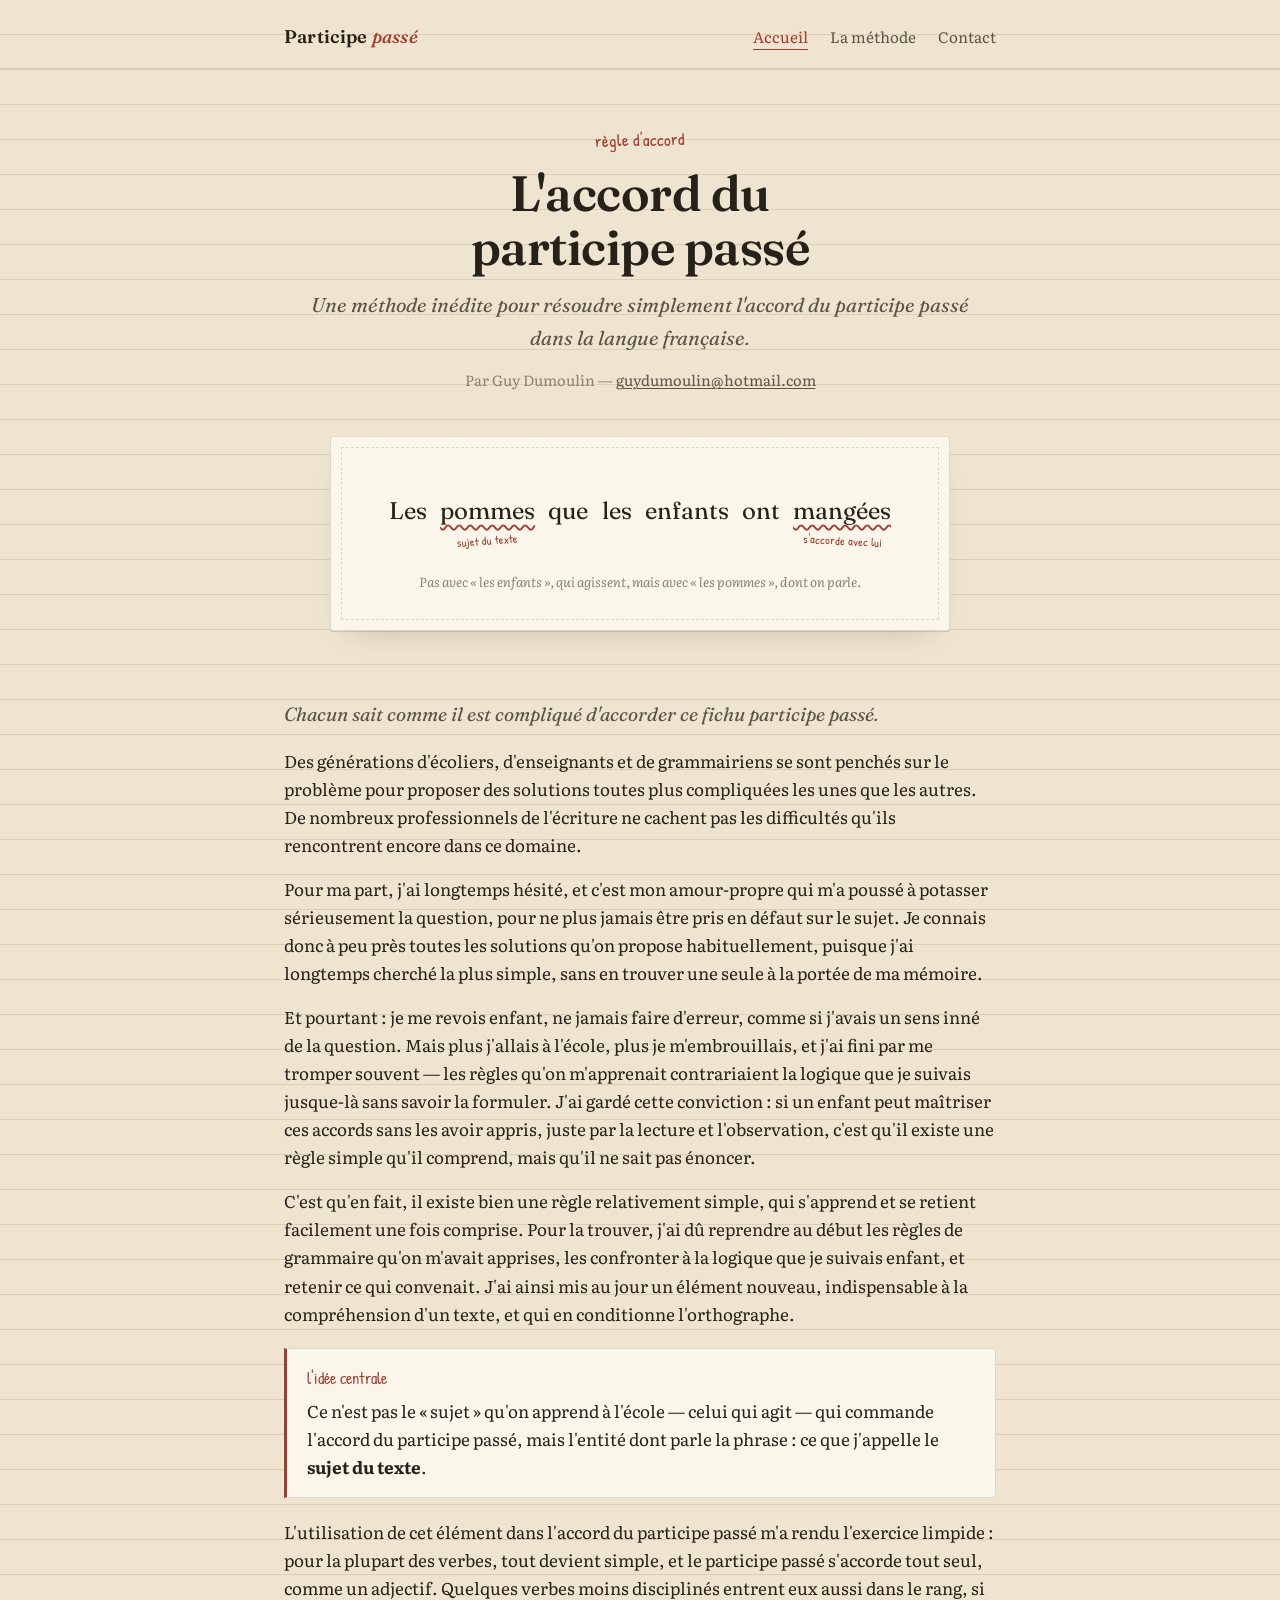
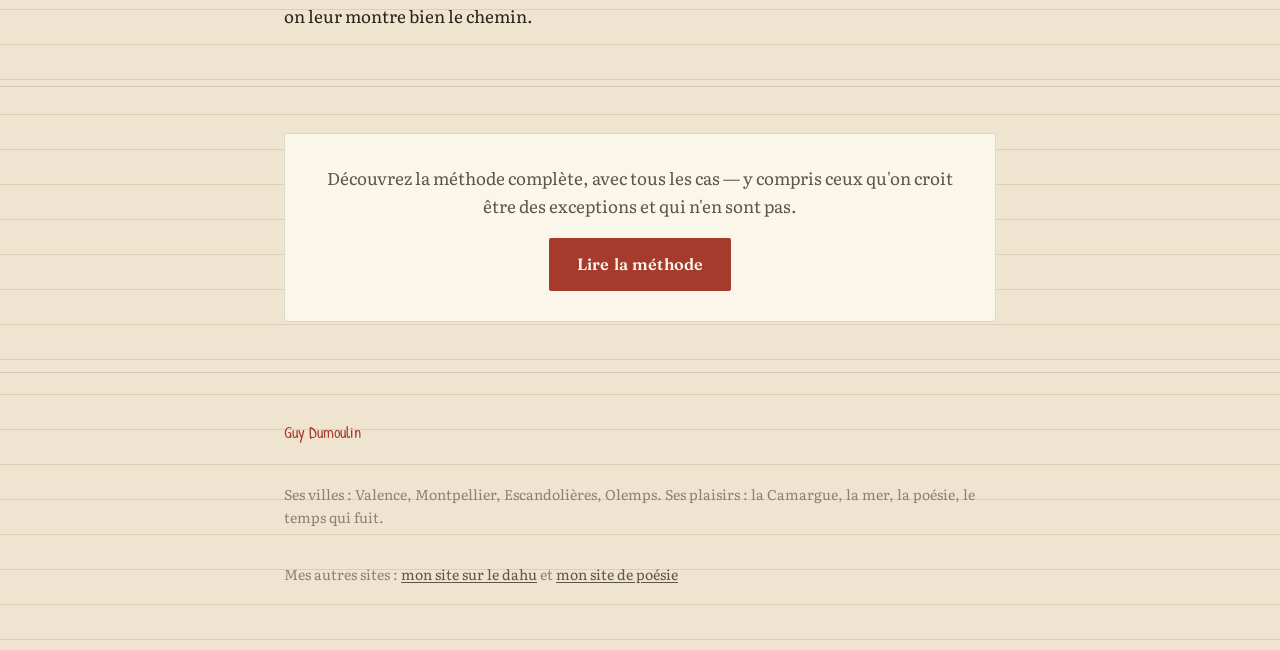
<file: index.html>
<!DOCTYPE html>
<html lang="fr">
<head>
<meta charset="UTF-8">
<meta name="viewport" content="width=device-width, initial-scale=1">
<title>Participe passé : accord du participe passé, méthode</title>
<meta name="description" content="Participe passé : une méthode simple et infaillible pour l'accord du participe passé, avec le verbe être, avoir, verbe pronominal, suivi d'un infinitif... à étudier sans effort.">
<meta name="keywords" content="participe passé, participe, passé, verbe, accord, sujet, être, avoir, complément, objet, direct, placé, avant, après, français, grammaire, infinitif, pronominal, pronominaux, réfléchi, guy, dumoulin">
<meta name="author" content="Guy Dumoulin">
<meta name="reply-to" content="guydumoulin@hotmail.com">
<meta name="robots" content="index, follow">
<link rel="canonical" href="https://guydumoulin.github.io/">
<link rel="stylesheet" href="style.css">
</head>
<body>

<header class="site-header">
  <div class="wrap">
    <a class="brand" href="./">Participe <em>passé</em></a>
    <nav class="site-nav">
      <a href="./" class="active">Accueil</a>
      <a href="methode.html">La méthode</a>
      <a href="mailto:guydumoulin@hotmail.com">Contact</a>
    </nav>
  </div>
</header>

<main>

  <section class="hero">
    <div class="wrap">
      <span class="eyebrow">règle d'accord</span>
      <h1 class="title">L'accord du<br>participe passé</h1>
      <p class="subtitle">Une méthode inédite pour résoudre simplement l'accord du participe passé dans la langue française.</p>
      <p class="byline">Par Guy Dumoulin — <a href="mailto:guydumoulin@hotmail.com">guydumoulin@hotmail.com</a></p>

      <div class="annotated">
        <p class="sentence-annotated">
          <span class="w"><span class="word">Les</span></span>
          <span class="w"><span class="word key">pommes</span><span class="note tilt-l">sujet du texte</span></span>
          <span class="w"><span class="word">que</span></span>
          <span class="w"><span class="word">les</span></span>
          <span class="w"><span class="word">enfants</span></span>
          <span class="w"><span class="word">ont</span></span>
          <span class="w"><span class="word key">mangées</span><span class="note tilt-r">s'accorde avec lui</span></span>
        </p>
        <p class="caption">Pas avec « les enfants », qui agissent, mais avec « les pommes », dont on parle.</p>
      </div>
    </div>
  </section>

  <section class="section">
    <div class="wrap">
      <p class="lede">Chacun sait comme il est compliqué d'accorder ce fichu participe passé.</p>

      <p>Des générations d'écoliers, d'enseignants et de grammairiens se sont penchés sur le problème pour proposer des solutions toutes plus compliquées les unes que les autres. De nombreux professionnels de l'écriture ne cachent pas les difficultés qu'ils rencontrent encore dans ce domaine.</p>

      <p>Pour ma part, j'ai longtemps hésité, et c'est mon amour-propre qui m'a poussé à potasser sérieusement la question, pour ne plus jamais être pris en défaut sur le sujet. Je connais donc à peu près toutes les solutions qu'on propose habituellement, puisque j'ai longtemps cherché la plus simple, sans en trouver une seule à la portée de ma mémoire.</p>

      <p>Et pourtant : je me revois enfant, ne jamais faire d'erreur, comme si j'avais un sens inné de la question. Mais plus j'allais à l'école, plus je m'embrouillais, et j'ai fini par me tromper souvent — les règles qu'on m'apprenait contrariaient la logique que je suivais jusque-là sans savoir la formuler. J'ai gardé cette conviction : si un enfant peut maîtriser ces accords sans les avoir appris, juste par la lecture et l'observation, c'est qu'il existe une règle simple qu'il comprend, mais qu'il ne sait pas énoncer.</p>

      <p>C'est qu'en fait, il existe bien une règle relativement simple, qui s'apprend et se retient facilement une fois comprise. Pour la trouver, j'ai dû reprendre au début les règles de grammaire qu'on m'avait apprises, les confronter à la logique que je suivais enfant, et retenir ce qui convenait. J'ai ainsi mis au jour un élément nouveau, indispensable à la compréhension d'un texte, et qui en conditionne l'orthographe.</p>

      <div class="callout">
        <p class="label">l'idée centrale</p>
        <p>Ce n'est pas le « sujet » qu'on apprend à l'école — celui qui agit — qui commande l'accord du participe passé, mais l'entité dont parle la phrase : ce que j'appelle le <strong>sujet du texte</strong>.</p>
      </div>

      <p>L'utilisation de cet élément dans l'accord du participe passé m'a rendu l'exercice limpide : pour la plupart des verbes, tout devient simple, et le participe passé s'accorde tout seul, comme un adjectif. Quelques verbes moins disciplinés entrent eux aussi dans le rang, si on leur montre bien le chemin.</p>
    </div>
  </section>

  <section class="section">
    <div class="wrap">
      <div class="cta-card">
        <p>Découvrez la méthode complète, avec tous les cas — y compris ceux qu'on croit être des exceptions et qui n'en sont pas.</p>
        <a class="btn" href="methode.html">Lire la méthode</a>
      </div>
    </div>
  </section>

</main>

<footer class="site-footer">
  <div class="wrap">
    <p class="sig">Guy Dumoulin</p>
    <p>Ses villes : Valence, Montpellier, Escandolières, Olemps. Ses plaisirs : la Camargue, la mer, la poésie, le temps qui fuit.</p>
    <p>Mes autres sites : <a href="https://dicodouze.github.io/" target="_blank" rel="noopener">mon site sur le dahu</a> et <a href="https://dicotreize.github.io/" target="_blank" rel="noopener">mon site de poésie</a></p>
  </div>
</footer>

</body>
</html>
</file>
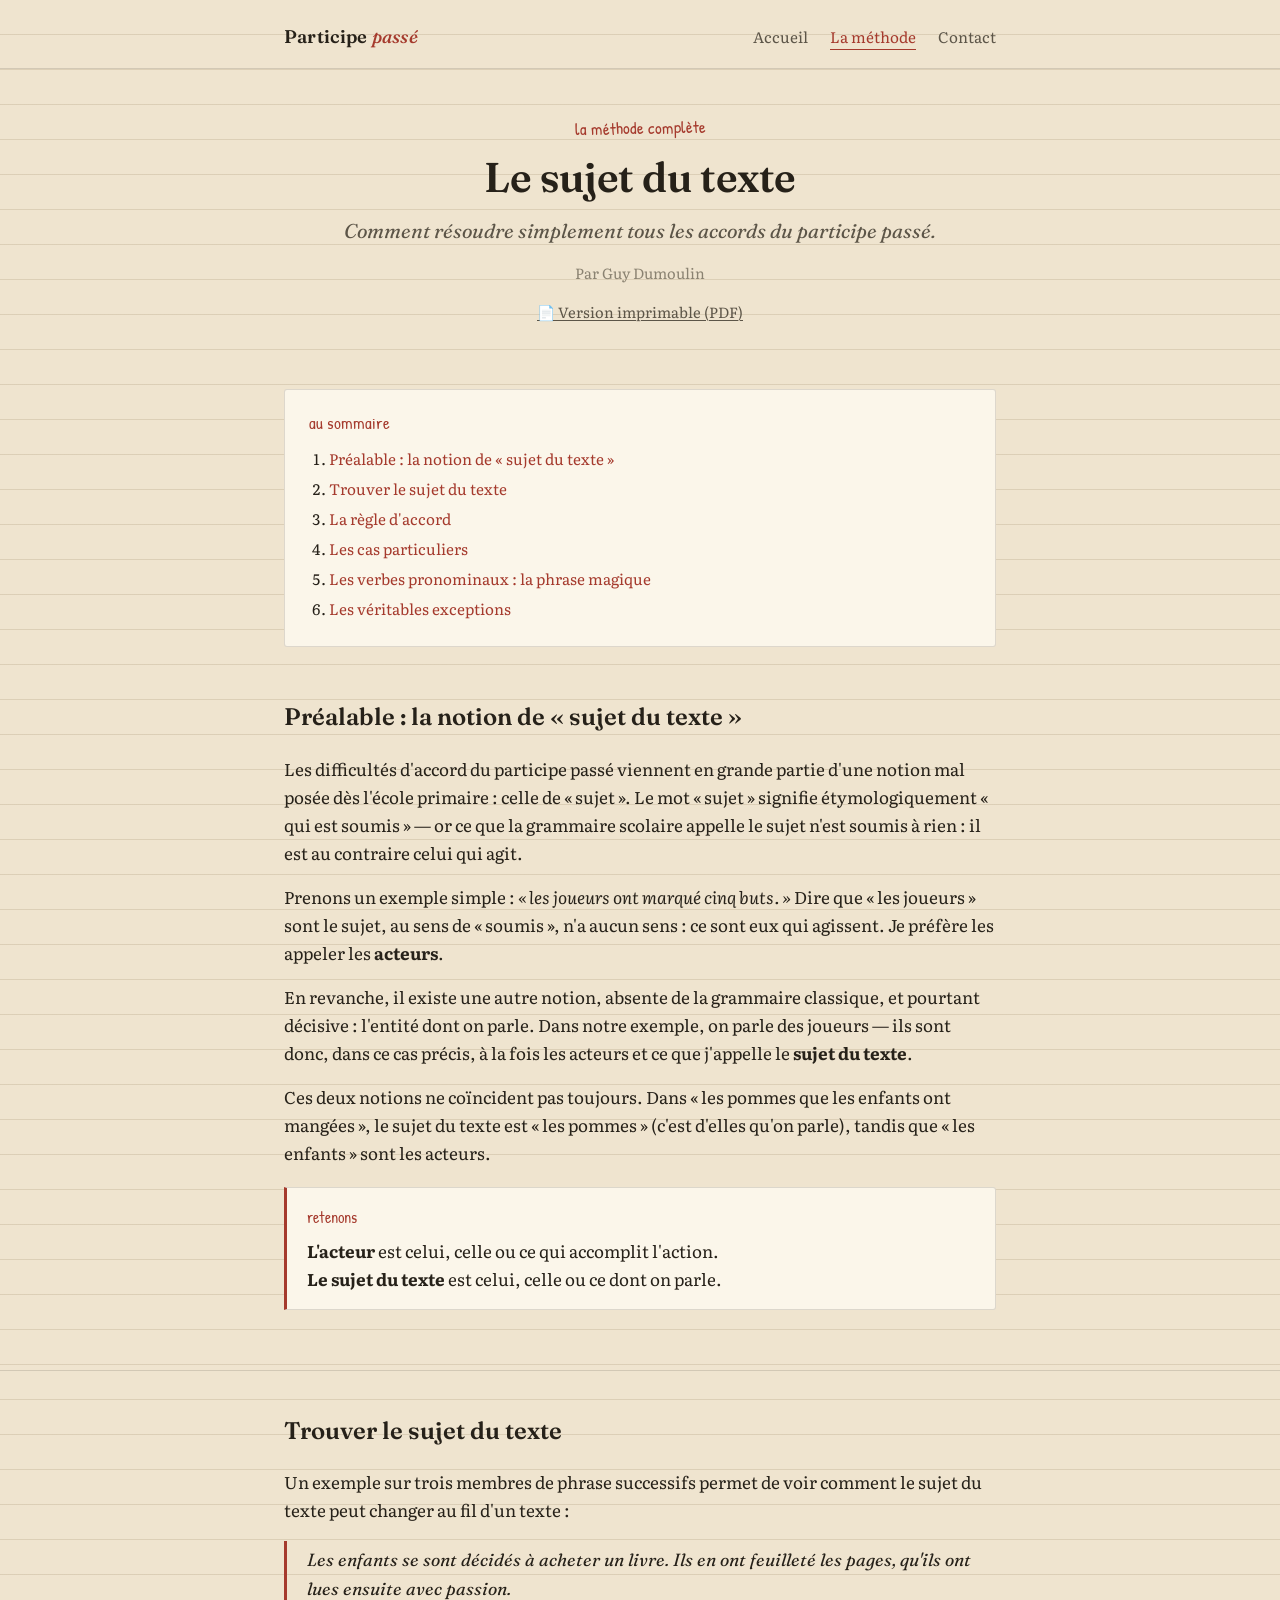
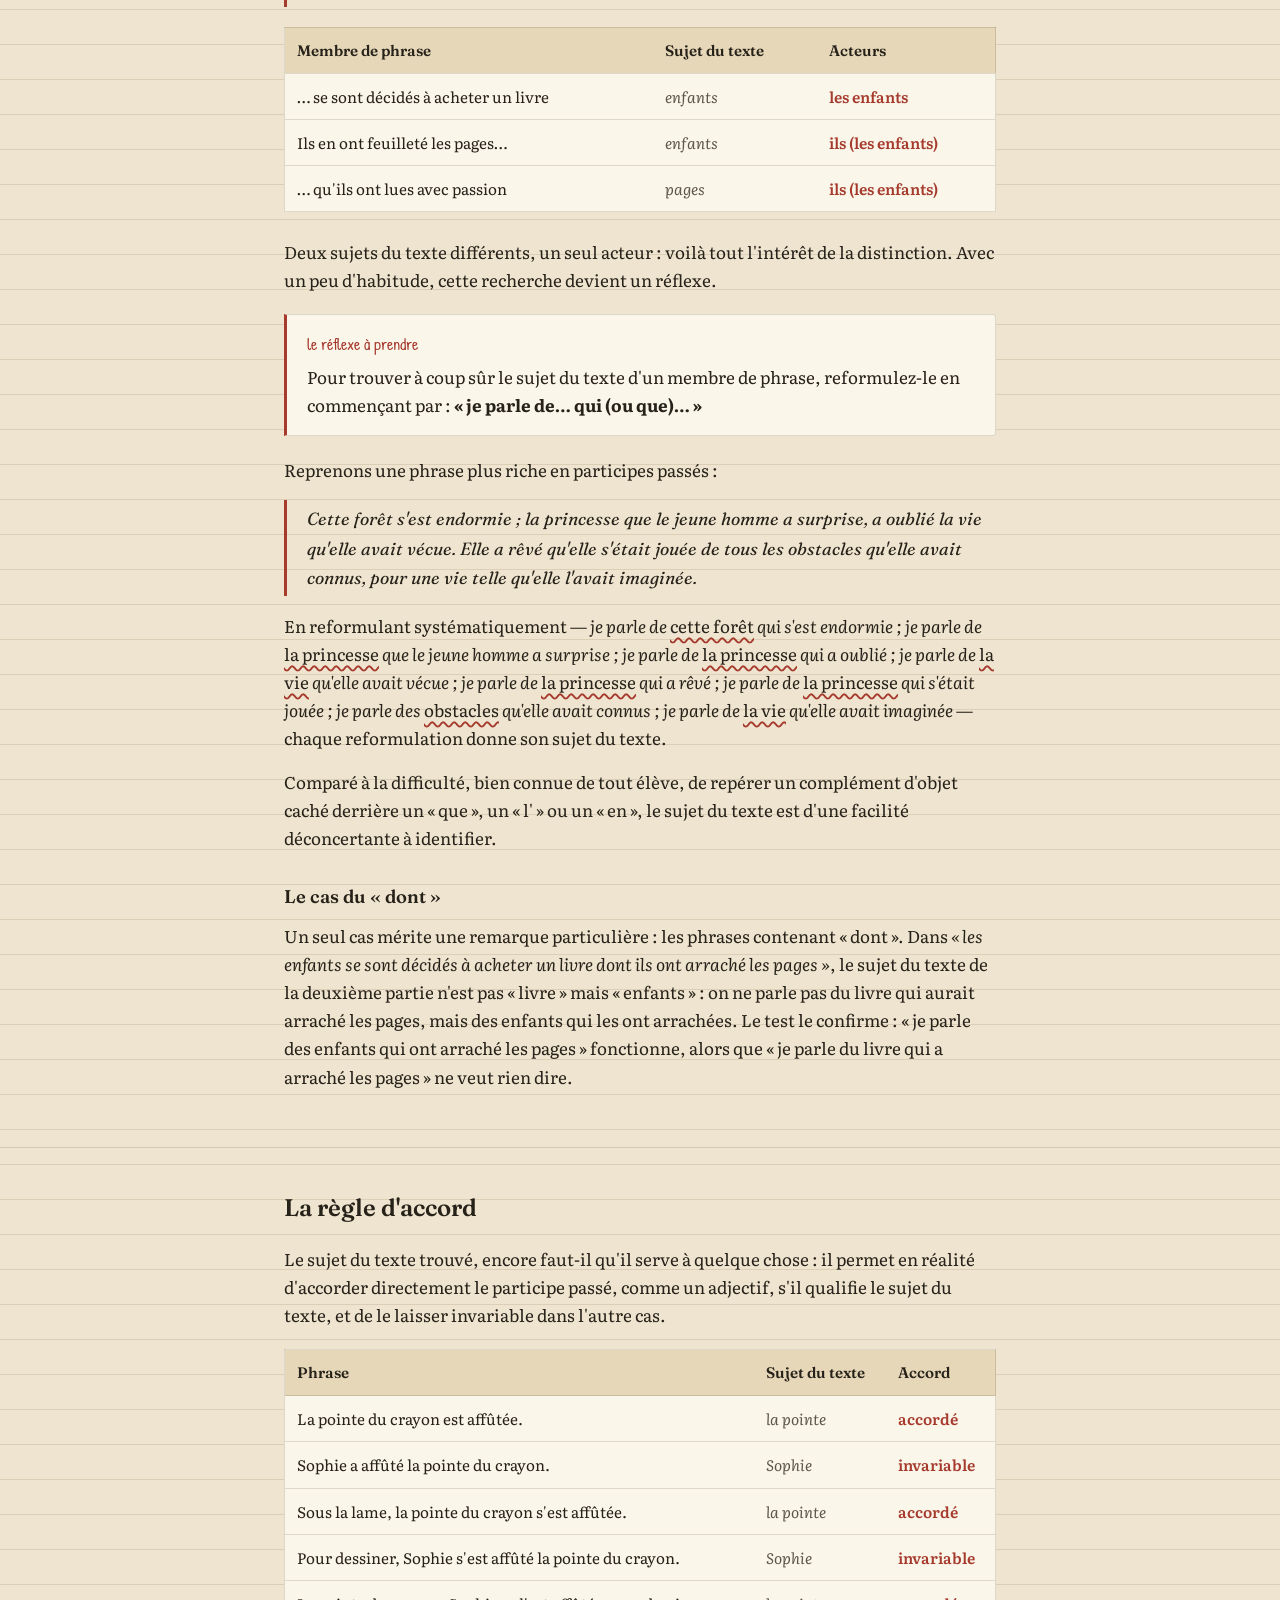
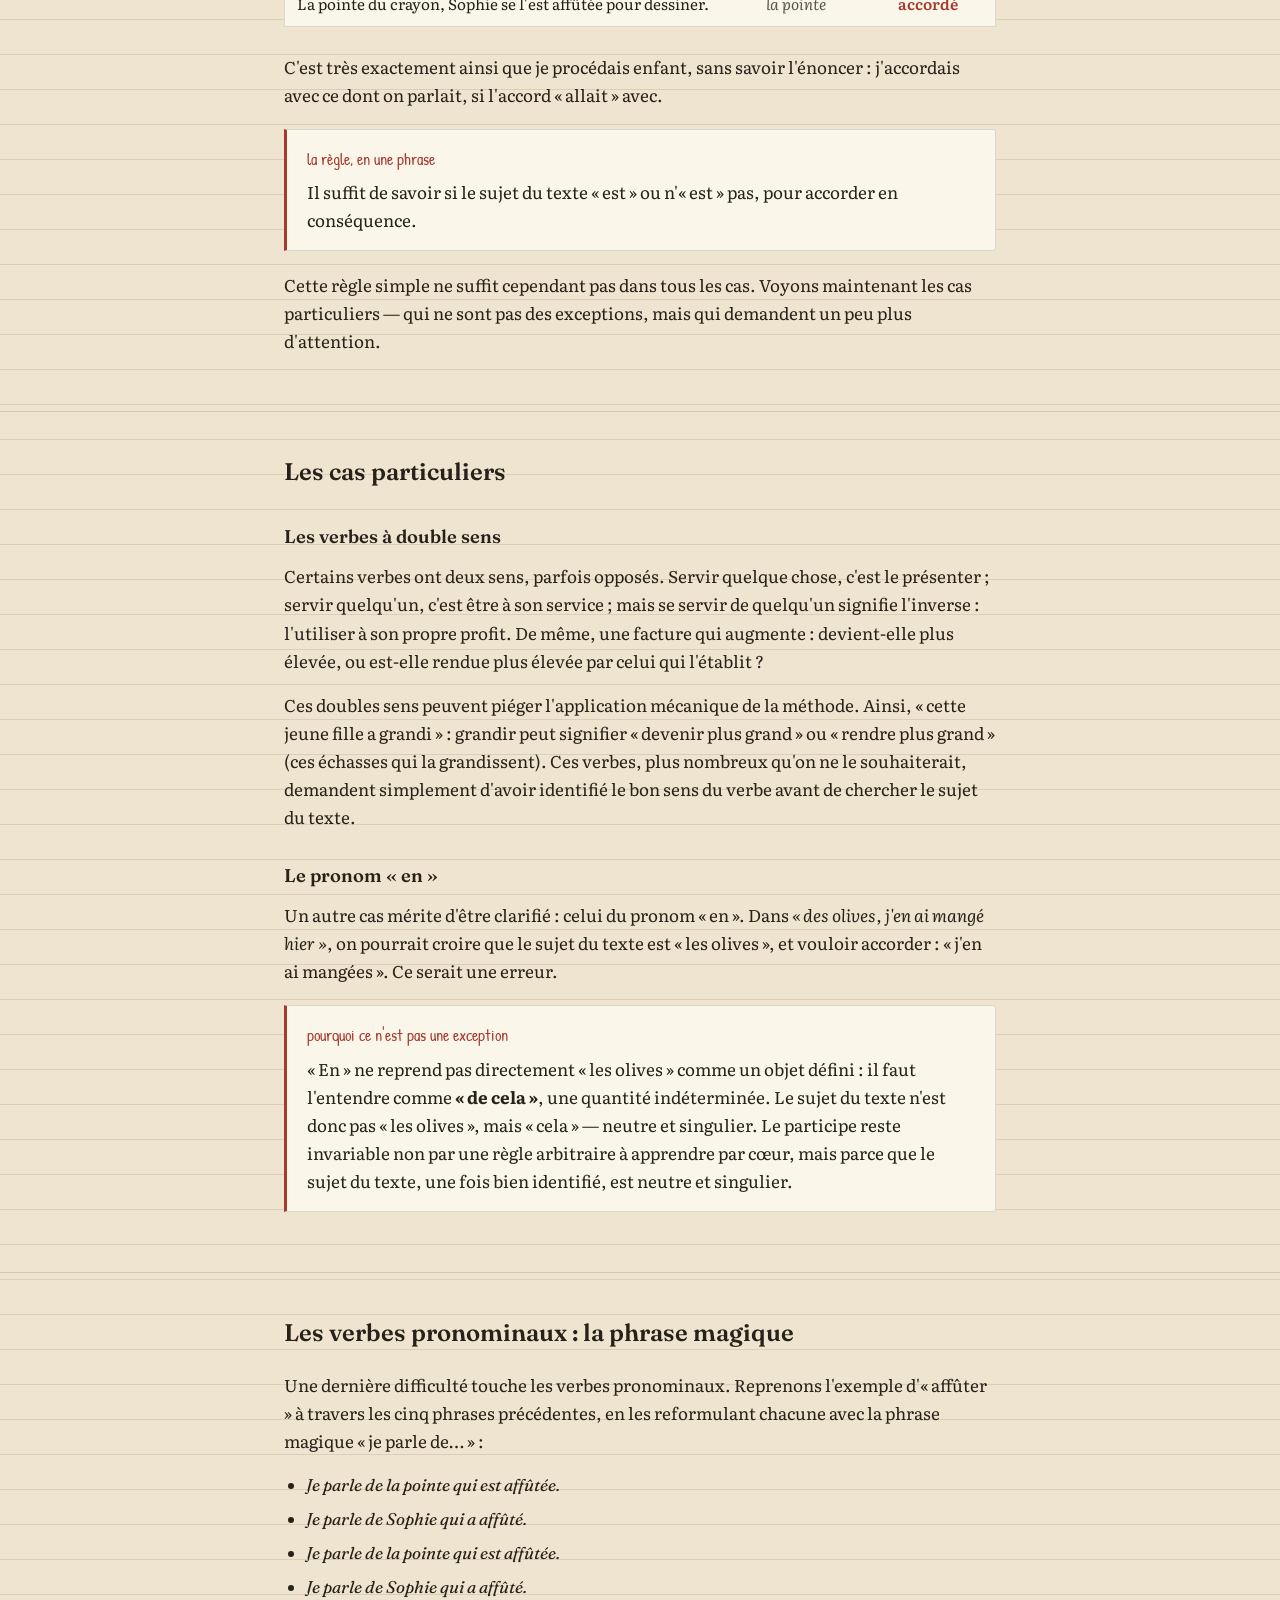
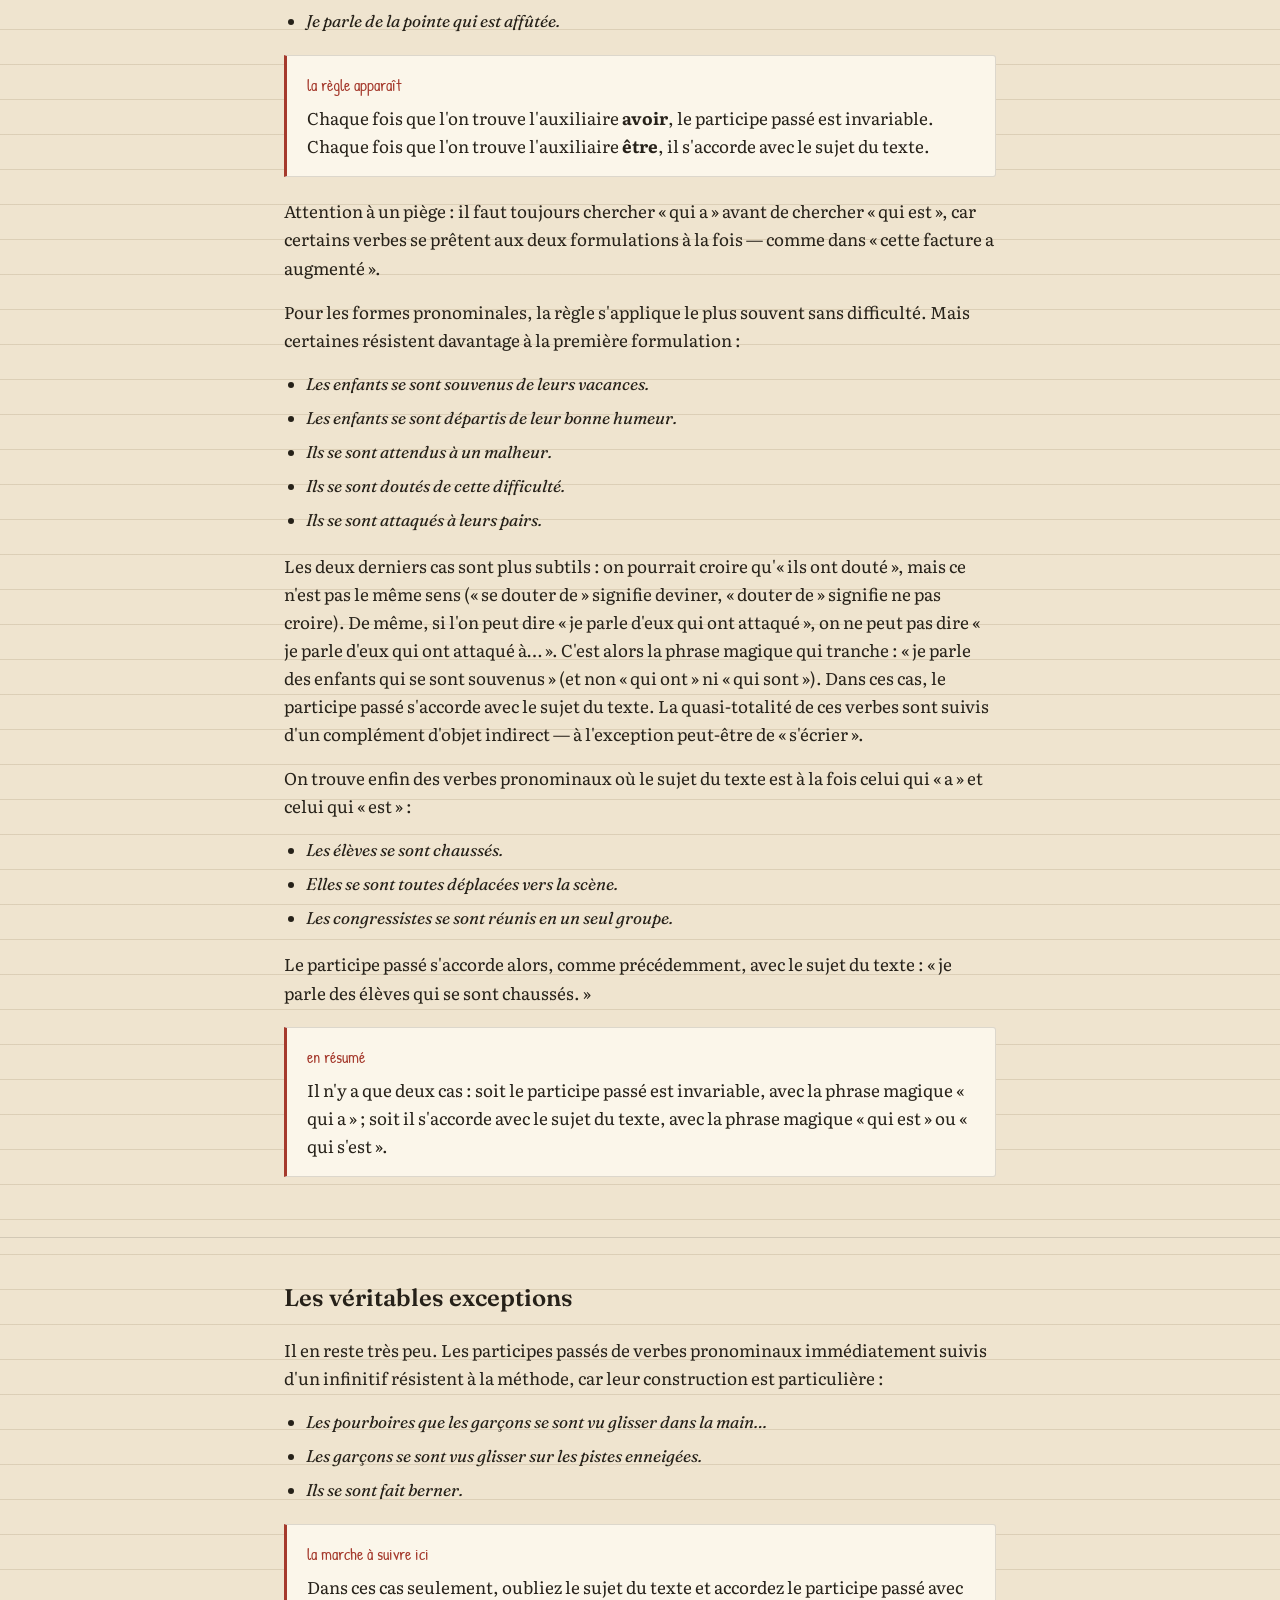
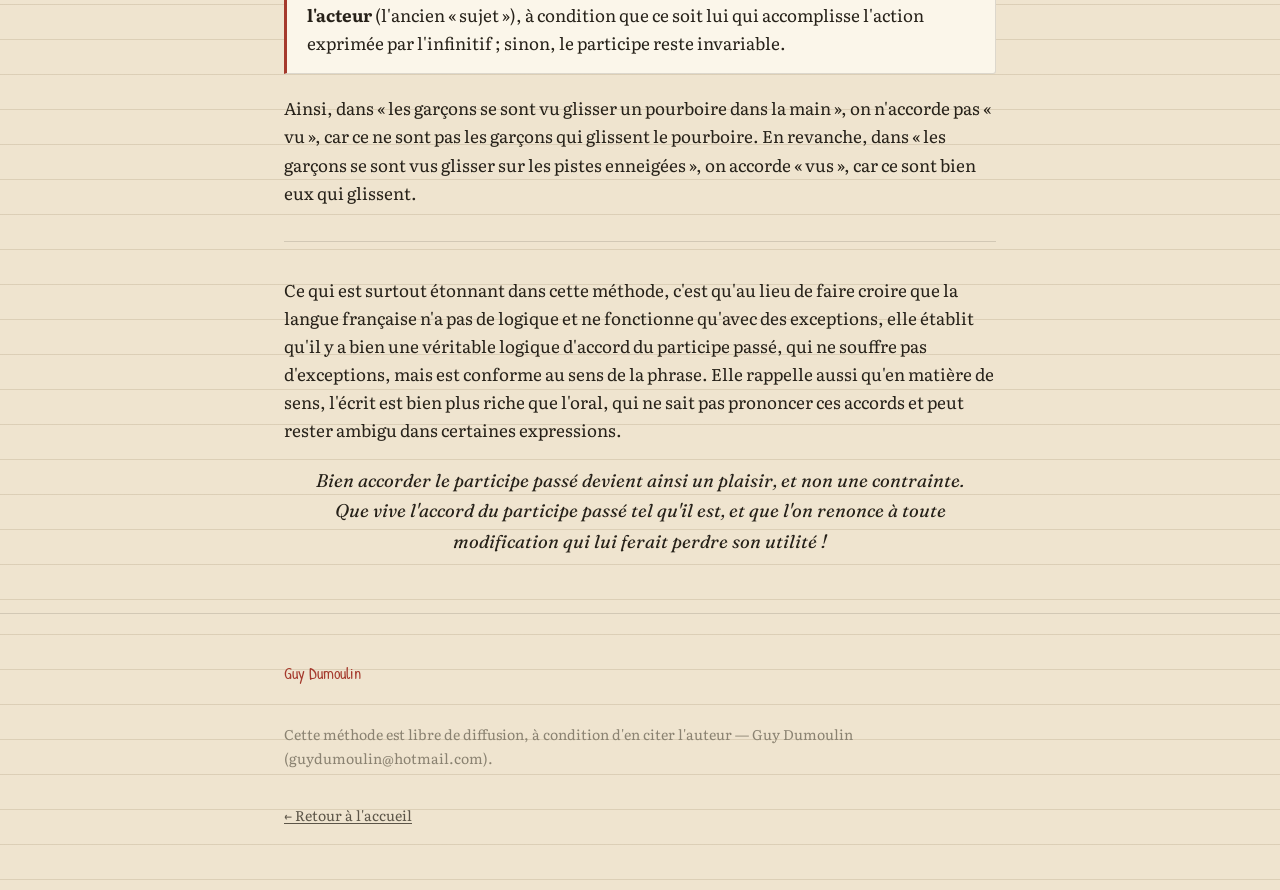
<file: methode.html>
<!DOCTYPE html>
<html lang="fr">
<head>
<meta charset="UTF-8">
<meta name="viewport" content="width=device-width, initial-scale=1">
<title>La méthode du « sujet du texte » — Accord du participe passé</title>
<meta name="description" content="La méthode complète de Guy Dumoulin pour accorder le participe passé grâce à la notion de sujet du texte, avec être, avoir, les verbes pronominaux et les cas particuliers.">
<meta name="author" content="Guy Dumoulin">
<meta name="robots" content="index, follow">
<link rel="canonical" href="https://guydumoulin.github.io/methode.html">
<link rel="stylesheet" href="style.css">
</head>
<body>

<header class="site-header">
  <div class="wrap">
    <a class="brand" href="./">Participe <em>passé</em></a>
    <nav class="site-nav">
      <a href="./">Accueil</a>
      <a href="methode.html" class="active">La méthode</a>
      <a href="mailto:guydumoulin@hotmail.com">Contact</a>
    </nav>
  </div>
</header>

<main>
  <section class="hero" style="padding-top:44px;">
    <div class="wrap">
      <span class="eyebrow">la méthode complète</span>
      <h1 class="title" style="font-size:clamp(1.8rem,4.5vw,2.6rem);">Le sujet du texte</h1>
      <p class="subtitle">Comment résoudre simplement tous les accords du participe passé.</p>
      <p class="byline">Par Guy Dumoulin</p>
      <p class="byline"><a href="methode-participe-passe.pdf" target="_blank">📄 Version imprimable (PDF)</a></p>
    </div>
  </section>

  <div class="wrap">
    <nav class="toc" aria-label="Sommaire">
      <p class="toc-label">au sommaire</p>
      <ol>
        <li><a href="#prealable">Préalable : la notion de « sujet du texte »</a></li>
        <li><a href="#trouver">Trouver le sujet du texte</a></li>
        <li><a href="#regle">La règle d'accord</a></li>
        <li><a href="#cas-particuliers">Les cas particuliers</a></li>
        <li><a href="#phrase-magique">Les verbes pronominaux : la phrase magique</a></li>
        <li><a href="#exceptions">Les véritables exceptions</a></li>
      </ol>
    </nav>
  </div>

  <section class="section" id="prealable">
    <div class="wrap">
      <h2>Préalable : la notion de « sujet du texte »</h2>
      <p>Les difficultés d'accord du participe passé viennent en grande partie d'une notion mal posée dès l'école primaire : celle de « sujet ». Le mot « sujet » signifie étymologiquement « qui est soumis » — or ce que la grammaire scolaire appelle le sujet n'est soumis à rien : il est au contraire celui qui agit.</p>

      <p>Prenons un exemple simple : <em>« les joueurs ont marqué cinq buts. »</em> Dire que « les joueurs » sont le sujet, au sens de « soumis », n'a aucun sens : ce sont eux qui agissent. Je préfère les appeler les <strong>acteurs</strong>.</p>

      <p>En revanche, il existe une autre notion, absente de la grammaire classique, et pourtant décisive : l'entité dont on parle. Dans notre exemple, on parle des joueurs — ils sont donc, dans ce cas précis, à la fois les acteurs et ce que j'appelle le <strong>sujet du texte</strong>.</p>

      <p>Ces deux notions ne coïncident pas toujours. Dans « les pommes que les enfants ont mangées », le sujet du texte est « les pommes » (c'est d'elles qu'on parle), tandis que « les enfants » sont les acteurs.</p>

      <div class="callout">
        <p class="label">retenons</p>
        <p><strong>L'acteur</strong> est celui, celle ou ce qui accomplit l'action.<br><strong>Le sujet du texte</strong> est celui, celle ou ce dont on parle.</p>
      </div>
    </div>
  </section>

  <section class="section" id="trouver">
    <div class="wrap">
      <h2>Trouver le sujet du texte</h2>
      <p>Un exemple sur trois membres de phrase successifs permet de voir comment le sujet du texte peut changer au fil d'un texte :</p>
      <p class="quote">Les enfants se sont décidés à acheter un livre. Ils en ont feuilleté les pages, qu'ils ont lues ensuite avec passion.</p>

      <table class="rule-table">
        <thead><tr><th>Membre de phrase</th><th>Sujet du texte</th><th>Acteurs</th></tr></thead>
        <tbody>
          <tr><td>… se sont décidés à acheter un livre</td><td>enfants</td><td>les enfants</td></tr>
          <tr><td>Ils en ont feuilleté les pages…</td><td>enfants</td><td>ils (les enfants)</td></tr>
          <tr><td>… qu'ils ont lues avec passion</td><td>pages</td><td>ils (les enfants)</td></tr>
        </tbody>
      </table>

      <p>Deux sujets du texte différents, un seul acteur : voilà tout l'intérêt de la distinction. Avec un peu d'habitude, cette recherche devient un réflexe.</p>

      <div class="callout">
        <p class="label">le réflexe à prendre</p>
        <p>Pour trouver à coup sûr le sujet du texte d'un membre de phrase, reformulez-le en commençant par : <strong>« je parle de… qui (ou que)… »</strong></p>
      </div>

      <p>Reprenons une phrase plus riche en participes passés :</p>
      <p class="quote">Cette forêt s'est endormie ; la princesse que le jeune homme a surprise, a oublié la vie qu'elle avait vécue. Elle a rêvé qu'elle s'était jouée de tous les obstacles qu'elle avait connus, pour une vie telle qu'elle l'avait imaginée.</p>

      <p>En reformulant systématiquement — <em>je parle de <span class="su">cette forêt</span> qui s'est endormie ; je parle de <span class="su">la princesse</span> que le jeune homme a surprise ; je parle de <span class="su">la princesse</span> qui a oublié ; je parle de <span class="su">la vie</span> qu'elle avait vécue ; je parle de <span class="su">la princesse</span> qui a rêvé ; je parle de <span class="su">la princesse</span> qui s'était jouée ; je parle des <span class="su">obstacles</span> qu'elle avait connus ; je parle de <span class="su">la vie</span> qu'elle avait imaginée</em> — chaque reformulation donne son sujet du texte.</p>

      <p>Comparé à la difficulté, bien connue de tout élève, de repérer un complément d'objet caché derrière un « que », un « l' » ou un « en », le sujet du texte est d'une facilité déconcertante à identifier.</p>

      <h3>Le cas du « dont »</h3>
      <p>Un seul cas mérite une remarque particulière : les phrases contenant « dont ». Dans <em>« les enfants se sont décidés à acheter un livre dont ils ont arraché les pages »</em>, le sujet du texte de la deuxième partie n'est pas « livre » mais « enfants » : on ne parle pas du livre qui aurait arraché les pages, mais des enfants qui les ont arrachées. Le test le confirme : « je parle des enfants qui ont arraché les pages » fonctionne, alors que « je parle du livre qui a arraché les pages » ne veut rien dire.</p>
    </div>
  </section>

  <section class="section" id="regle">
    <div class="wrap">
      <h2>La règle d'accord</h2>
      <p>Le sujet du texte trouvé, encore faut-il qu'il serve à quelque chose : il permet en réalité d'accorder directement le participe passé, comme un adjectif, s'il qualifie le sujet du texte, et de le laisser invariable dans l'autre cas.</p>

      <table class="rule-table">
        <thead><tr><th>Phrase</th><th>Sujet du texte</th><th>Accord</th></tr></thead>
        <tbody>
          <tr><td>La pointe du crayon est affûtée.</td><td>la pointe</td><td>accordé</td></tr>
          <tr><td>Sophie a affûté la pointe du crayon.</td><td>Sophie</td><td>invariable</td></tr>
          <tr><td>Sous la lame, la pointe du crayon s'est affûtée.</td><td>la pointe</td><td>accordé</td></tr>
          <tr><td>Pour dessiner, Sophie s'est affûté la pointe du crayon.</td><td>Sophie</td><td>invariable</td></tr>
          <tr><td>La pointe du crayon, Sophie se l'est affûtée pour dessiner.</td><td>la pointe</td><td>accordé</td></tr>
        </tbody>
      </table>

      <p>C'est très exactement ainsi que je procédais enfant, sans savoir l'énoncer : j'accordais avec ce dont on parlait, si l'accord « allait » avec.</p>

      <div class="callout">
        <p class="label">la règle, en une phrase</p>
        <p>Il suffit de savoir si le sujet du texte « est » ou n'« est » pas, pour accorder en conséquence.</p>
      </div>

      <p>Cette règle simple ne suffit cependant pas dans tous les cas. Voyons maintenant les cas particuliers — qui ne sont pas des exceptions, mais qui demandent un peu plus d'attention.</p>
    </div>
  </section>

  <section class="section" id="cas-particuliers">
    <div class="wrap">
      <h2>Les cas particuliers</h2>

      <h3>Les verbes à double sens</h3>
      <p>Certains verbes ont deux sens, parfois opposés. Servir quelque chose, c'est le présenter ; servir quelqu'un, c'est être à son service ; mais se servir de quelqu'un signifie l'inverse : l'utiliser à son propre profit. De même, une facture qui augmente : devient-elle plus élevée, ou est-elle rendue plus élevée par celui qui l'établit ?</p>
      <p>Ces doubles sens peuvent piéger l'application mécanique de la méthode. Ainsi, « cette jeune fille a grandi » : grandir peut signifier « devenir plus grand » ou « rendre plus grand » (ces échasses qui la grandissent). Ces verbes, plus nombreux qu'on ne le souhaiterait, demandent simplement d'avoir identifié le bon sens du verbe avant de chercher le sujet du texte.</p>

      <h3>Le pronom « en »</h3>
      <p>Un autre cas mérite d'être clarifié : celui du pronom « en ». Dans <em>« des olives, j'en ai mangé hier »</em>, on pourrait croire que le sujet du texte est « les olives », et vouloir accorder : « j'en ai mangées ». Ce serait une erreur.</p>
      <div class="callout">
        <p class="label">pourquoi ce n'est pas une exception</p>
        <p>« En » ne reprend pas directement « les olives » comme un objet défini : il faut l'entendre comme <strong>« de cela »</strong>, une quantité indéterminée. Le sujet du texte n'est donc pas « les olives », mais « cela » — neutre et singulier. Le participe reste invariable non par une règle arbitraire à apprendre par cœur, mais parce que le sujet du texte, une fois bien identifié, est neutre et singulier.</p>
      </div>
    </div>
  </section>

  <section class="section" id="phrase-magique">
    <div class="wrap">
      <h2>Les verbes pronominaux : la phrase magique</h2>
      <p>Une dernière difficulté touche les verbes pronominaux. Reprenons l'exemple d'« affûter » à travers les cinq phrases précédentes, en les reformulant chacune avec la phrase magique « je parle de… » :</p>

      <ul class="case-list">
        <li>Je parle de la pointe qui est affûtée.</li>
        <li>Je parle de Sophie qui a affûté.</li>
        <li>Je parle de la pointe qui est affûtée.</li>
        <li>Je parle de Sophie qui a affûté.</li>
        <li>Je parle de la pointe qui est affûtée.</li>
      </ul>

      <div class="callout">
        <p class="label">la règle apparaît</p>
        <p>Chaque fois que l'on trouve l'auxiliaire <strong>avoir</strong>, le participe passé est invariable. Chaque fois que l'on trouve l'auxiliaire <strong>être</strong>, il s'accorde avec le sujet du texte.</p>
      </div>

      <p>Attention à un piège : il faut toujours chercher « qui a » avant de chercher « qui est », car certains verbes se prêtent aux deux formulations à la fois — comme dans « cette facture a augmenté ».</p>

      <p>Pour les formes pronominales, la règle s'applique le plus souvent sans difficulté. Mais certaines résistent davantage à la première formulation :</p>
      <ul class="case-list">
        <li>Les enfants se sont souvenus de leurs vacances.</li>
        <li>Les enfants se sont départis de leur bonne humeur.</li>
        <li>Ils se sont attendus à un malheur.</li>
        <li>Ils se sont doutés de cette difficulté.</li>
        <li>Ils se sont attaqués à leurs pairs.</li>
      </ul>

      <p>Les deux derniers cas sont plus subtils : on pourrait croire qu'« ils ont douté », mais ce n'est pas le même sens (« se douter de » signifie deviner, « douter de » signifie ne pas croire). De même, si l'on peut dire « je parle d'eux qui ont attaqué », on ne peut pas dire « je parle d'eux qui ont attaqué à… ». C'est alors la phrase magique qui tranche : « je parle des enfants qui se sont souvenus » (et non « qui ont » ni « qui sont »). Dans ces cas, le participe passé s'accorde avec le sujet du texte. La quasi-totalité de ces verbes sont suivis d'un complément d'objet indirect — à l'exception peut-être de « s'écrier ».</p>

      <p>On trouve enfin des verbes pronominaux où le sujet du texte est à la fois celui qui « a » et celui qui « est » :</p>
      <ul class="case-list">
        <li>Les élèves se sont chaussés.</li>
        <li>Elles se sont toutes déplacées vers la scène.</li>
        <li>Les congressistes se sont réunis en un seul groupe.</li>
      </ul>
      <p>Le participe passé s'accorde alors, comme précédemment, avec le sujet du texte : « je parle des élèves qui se sont chaussés. »</p>

      <div class="callout">
        <p class="label">en résumé</p>
        <p>Il n'y a que deux cas : soit le participe passé est invariable, avec la phrase magique « qui a » ; soit il s'accorde avec le sujet du texte, avec la phrase magique « qui est » ou « qui s'est ».</p>
      </div>
    </div>
  </section>

  <section class="section" id="exceptions">
    <div class="wrap">
      <h2>Les véritables exceptions</h2>
      <p>Il en reste très peu. Les participes passés de verbes pronominaux immédiatement suivis d'un infinitif résistent à la méthode, car leur construction est particulière :</p>
      <ul class="case-list">
        <li>Les pourboires que les garçons se sont vu glisser dans la main…</li>
        <li>Les garçons se sont vus glisser sur les pistes enneigées.</li>
        <li>Ils se sont fait berner.</li>
      </ul>

      <div class="callout">
        <p class="label">la marche à suivre ici</p>
        <p>Dans ces cas seulement, oubliez le sujet du texte et accordez le participe passé avec <strong>l'acteur</strong> (l'ancien « sujet »), à condition que ce soit lui qui accomplisse l'action exprimée par l'infinitif ; sinon, le participe reste invariable.</p>
      </div>

      <p>Ainsi, dans « les garçons se sont vu glisser un pourboire dans la main », on n'accorde pas « vu », car ce ne sont pas les garçons qui glissent le pourboire. En revanche, dans « les garçons se sont vus glisser sur les pistes enneigées », on accorde « vus », car ce sont bien eux qui glissent.</p>

      <hr style="border:none;border-top:1px solid var(--border); margin: 34px 0;">

      <p>Ce qui est surtout étonnant dans cette méthode, c'est qu'au lieu de faire croire que la langue française n'a pas de logique et ne fonctionne qu'avec des exceptions, elle établit qu'il y a bien une véritable logique d'accord du participe passé, qui ne souffre pas d'exceptions, mais est conforme au sens de la phrase. Elle rappelle aussi qu'en matière de sens, l'écrit est bien plus riche que l'oral, qui ne sait pas prononcer ces accords et peut rester ambigu dans certaines expressions.</p>

      <p class="final-word">Bien accorder le participe passé devient ainsi un plaisir, et non une contrainte.<br>Que vive l'accord du participe passé tel qu'il est, et que l'on renonce à toute modification qui lui ferait perdre son utilité !</p>
    </div>
  </section>

</main>

<footer class="site-footer">
  <div class="wrap">
    <p class="sig">Guy Dumoulin</p>
    <p>Cette méthode est libre de diffusion, à condition d'en citer l'auteur — Guy Dumoulin (guydumoulin@hotmail.com).</p>
    <p><a href="./">← Retour à l'accueil</a></p>
  </div>
</footer>

</body>
</html>
</file>
<file: style.css>
@import url('https://fonts.googleapis.com/css2?family=Fraunces:ital,opsz,wght@0,9..144,300;0,9..144,500;0,9..144,600;0,9..144,700;1,9..144,500;1,9..144,600&family=Literata:ital,wght@0,400;0,500;0,600;1,400;1,500&family=Patrick+Hand&display=swap');

:root{
  --paper: #efe4cf;
  --paper-deep: #e6d7b8;
  --card: #fbf6ea;
  --rule: rgba(120,96,54,0.16);
  --ink: #262119;
  --ink-soft: #5c5548;
  --ink-faint: #8a8271;
  --red: #a53a2d;
  --red-soft: #c65943;
  --border: rgba(38,33,25,0.14);
  --max: 760px;
}

*{ box-sizing: border-box; }

html{ scroll-behavior: smooth; }

body{
  margin:0;
  background:
    repeating-linear-gradient(
      to bottom,
      transparent 0,
      transparent 34px,
      var(--rule) 34px,
      var(--rule) 35px
    ),
    var(--paper);
  color: var(--ink);
  font-family: 'Literata', Georgia, serif;
  font-size: 17px;
  line-height: 1.65;
  -webkit-font-smoothing: antialiased;
}

a{ color: var(--red); text-decoration-thickness: 1px; text-underline-offset: 2px; }
a:hover{ color: var(--red-soft); }

.wrap{
  max-width: var(--max);
  margin: 0 auto;
  padding: 0 24px;
}

/* ---------- Header ---------- */

.site-header{
  padding: 22px 0 0;
  border-bottom: 1px solid var(--border);
}
.site-header .wrap{
  display:flex;
  align-items:center;
  justify-content:space-between;
  padding-bottom: 16px;
  flex-wrap: wrap;
  gap: 10px;
}
.brand{
  font-family:'Fraunces', serif;
  font-weight: 600;
  font-size: 1.15rem;
  color: var(--ink);
  text-decoration:none;
  letter-spacing: 0.01em;
}
.brand em{
  font-style: italic;
  color: var(--red);
  font-weight: 500;
}
.site-nav{ display:flex; gap: 22px; font-size: 0.95rem; }
.site-nav a{ color: var(--ink-soft); text-decoration:none; border-bottom: 1px solid transparent; }
.site-nav a:hover, .site-nav a.active{ color: var(--red); border-bottom-color: var(--red); }

/* ---------- Hero ---------- */

.hero{ padding: 56px 0 20px; text-align:center; }
.eyebrow{
  font-family:'Patrick Hand', cursive;
  color: var(--red);
  font-size: 1.05rem;
  transform: rotate(-1deg);
  display:inline-block;
  margin-bottom: 6px;
}
h1.title{
  font-family:'Fraunces', serif;
  font-weight: 600;
  font-size: clamp(2.1rem, 5vw, 3.1rem);
  line-height: 1.08;
  margin: 6px 0 14px;
  letter-spacing: -0.01em;
}
.subtitle{
  font-family:'Fraunces', serif;
  font-style: italic;
  font-weight: 400;
  color: var(--ink-soft);
  font-size: 1.25rem;
  max-width: 34em;
  margin: 0 auto 8px;
}
.byline{
  color: var(--ink-faint);
  font-size: 0.92rem;
  margin-top: 14px;
}
.byline a{ color: var(--ink-soft); }

/* ---------- Signature: annotated sentence ---------- */

.annotated{
  margin: 44px auto 8px;
  max-width: 620px;
  background: var(--card);
  border: 1px solid var(--border);
  border-radius: 3px;
  box-shadow: 0 1px 0 var(--border), 0 14px 30px -22px rgba(38,33,25,0.35);
  padding: 34px 28px 24px;
  position: relative;
}
.annotated::before{
  content:"";
  position:absolute;
  top:10px; left:10px; right:10px; bottom:10px;
  border: 1px dashed var(--border);
  pointer-events:none;
}
.sentence-annotated{
  display:flex;
  flex-wrap:wrap;
  justify-content:center;
  align-items:flex-start;
  gap: 0.4em 0.55em;
  font-family:'Fraunces', serif;
  font-size: 1.5rem;
  line-height: 1.3;
}
.sentence-annotated .w{
  display:flex;
  flex-direction:column;
  align-items:center;
  min-width: 0.6em;
}
.sentence-annotated .word{ white-space: nowrap; }
.sentence-annotated .word.key{
  text-decoration: underline wavy var(--red);
  text-decoration-thickness: 2px;
  text-underline-offset: 5px;
}
.sentence-annotated .note{
  font-family:'Patrick Hand', cursive;
  color: var(--red);
  font-size: 0.72rem;
  line-height: 1.1;
  margin-top: 8px;
  white-space: nowrap;
}
.sentence-annotated .note.tilt-l{ transform: rotate(-4deg); }
.sentence-annotated .note.tilt-r{ transform: rotate(3deg); }
.annotated .caption{
  text-align:center;
  color: var(--ink-faint);
  font-size: 0.82rem;
  margin-top: 22px;
  font-style: italic;
}

/* ---------- Sections / prose ---------- */

.section{ padding: 40px 0; }
.section + .section{ border-top: 1px solid var(--border); }
.section h2{
  font-family:'Fraunces', serif;
  font-weight: 600;
  font-size: 1.5rem;
  margin: 0 0 18px;
}
.section h3{
  font-family:'Fraunces', serif;
  font-weight: 600;
  font-size: 1.15rem;
  margin: 30px 0 10px;
  color: var(--ink);
}
.section p{ margin: 0 0 16px; color: var(--ink); }
.section p.lede{
  font-family:'Fraunces', serif;
  font-style: italic;
  font-size: 1.2rem;
  color: var(--ink-soft);
}
.quote{
  font-family:'Fraunces', serif;
  font-style: italic;
  font-size: 1.1rem;
  color: var(--ink);
  border-left: 3px solid var(--red);
  padding: 4px 0 4px 20px;
  margin: 20px 0;
}
.su{
  text-decoration: underline wavy var(--red);
  text-decoration-thickness: 2px;
  text-underline-offset: 4px;
  font-style: normal;
}

/* ---------- CTA ---------- */

.cta-card{
  margin: 6px 0 10px;
  background: var(--card);
  border: 1px solid var(--border);
  border-radius: 3px;
  padding: 30px 28px;
  text-align:center;
}
.cta-card p{ color: var(--ink-soft); margin-bottom: 18px; }
.btn{
  display:inline-block;
  font-family:'Fraunces', serif;
  font-weight: 600;
  font-size: 1.02rem;
  color: var(--card);
  background: var(--red);
  padding: 13px 28px;
  border-radius: 2px;
  text-decoration:none;
  letter-spacing: 0.01em;
  transition: background .15s ease, transform .15s ease;
}
.btn:hover{ background: var(--red-soft); color: var(--card); transform: translateY(-1px); }
.btn.ghost{
  background: transparent;
  color: var(--red);
  border: 1px solid var(--red);
}
.btn.ghost:hover{ background: rgba(165,58,45,0.06); }

/* ---------- Footer ---------- */

.site-footer{
  border-top: 1px solid var(--border);
  padding: 30px 0 50px;
  color: var(--ink-faint);
  font-size: 0.88rem;
}
.site-footer .wrap{ display:flex; flex-direction:column; gap: 6px; }
.site-footer a{ color: var(--ink-soft); }
.site-footer .sig{ font-family:'Patrick Hand', cursive; color: var(--red); font-size: 1rem; }

/* ---------- Method page specifics ---------- */

.toc{
  background: var(--card);
  border: 1px solid var(--border);
  border-radius: 3px;
  padding: 20px 24px;
  margin: 30px 0 10px;
}
.toc p.toc-label{
  font-family:'Patrick Hand', cursive;
  color: var(--red);
  margin: 0 0 8px;
  font-size: 1.05rem;
}
.toc ol{ margin:0; padding-left: 1.2em; columns: 1; }
.toc li{ margin-bottom: 5px; font-size: 0.95rem; }
.toc a{ text-decoration:none; }
.toc a:hover{ text-decoration:underline; }

table.rule-table{
  width:100%;
  border-collapse: collapse;
  margin: 20px 0 26px;
  font-size: 0.95rem;
  background: var(--card);
  border: 1px solid var(--border);
}
table.rule-table th, table.rule-table td{
  padding: 10px 12px;
  border-bottom: 1px solid var(--border);
  text-align:left;
  vertical-align: top;
}
table.rule-table th{
  font-family:'Fraunces', serif;
  font-weight:600;
  background: var(--paper-deep);
}
table.rule-table td:nth-child(2){ font-style: italic; color: var(--ink-soft); }
table.rule-table td:nth-child(3){ color: var(--red); font-weight:600; }

ul.case-list{ margin: 8px 0 18px; padding-left: 1.3em; }
ul.case-list li{ margin-bottom: 6px; font-family:'Fraunces', serif; font-style: italic; }

.callout{
  background: var(--card);
  border: 1px solid var(--border);
  border-left: 3px solid var(--red);
  padding: 16px 20px;
  margin: 20px 0;
  border-radius: 0 3px 3px 0;
}
.callout p{ margin:0; }
.callout p.label{
  font-family:'Patrick Hand', cursive;
  color: var(--red);
  font-size: 1rem;
  margin-bottom: 6px;
}

.final-word{
  font-family:'Fraunces', serif;
  font-style: italic;
  font-size: 1.15rem;
  text-align:center;
  padding: 6px 0 0;
}

@media (max-width: 560px){
  .sentence-annotated{ font-size: 1.15rem; }
  .annotated{ padding: 26px 16px 18px; }
  .section{ padding: 30px 0; }
}
</file>
